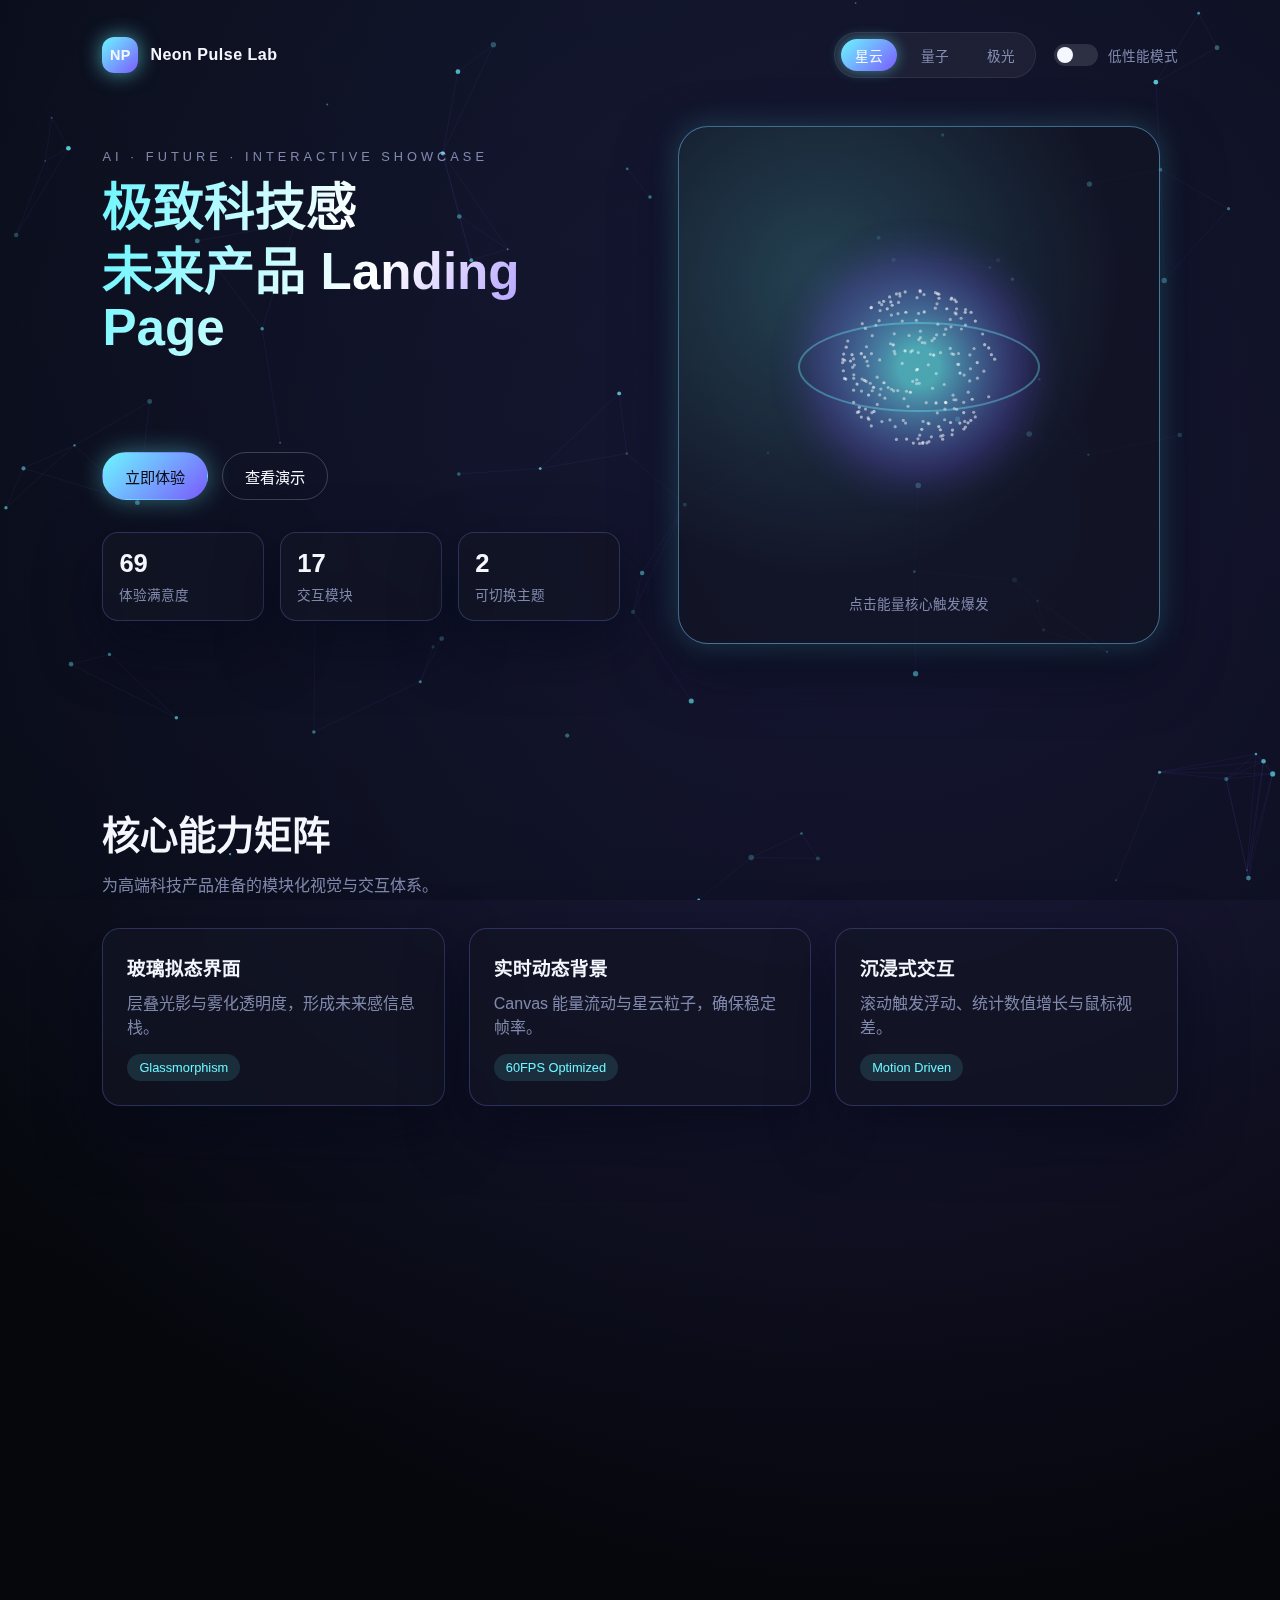
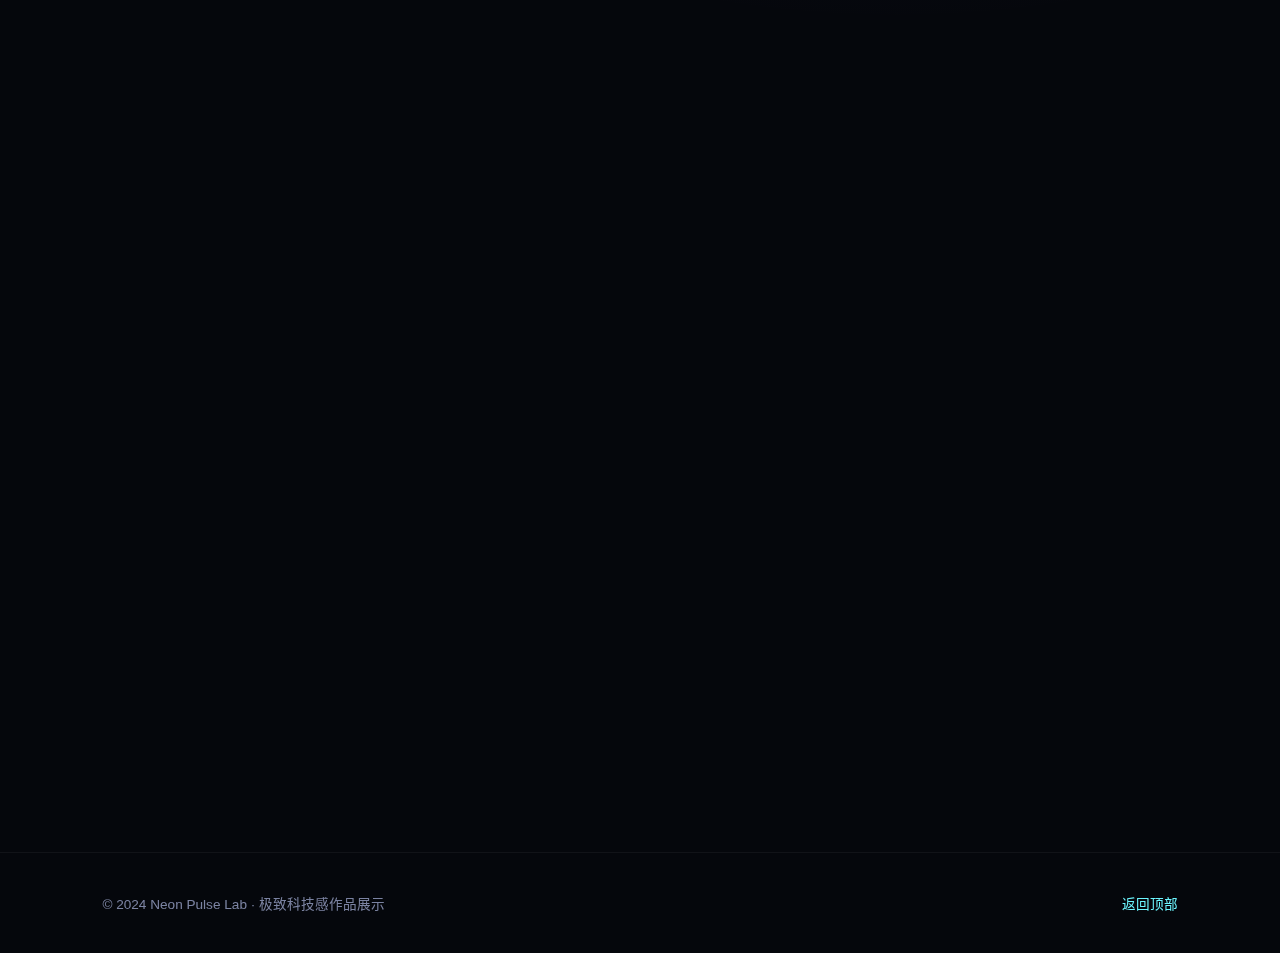
<file: index.html>
<!DOCTYPE html>
<html lang="zh-CN">
  <head>
    <meta charset="UTF-8" />
    <meta name="viewport" content="width=device-width, initial-scale=1.0" />
    <title>Neon Pulse · 未来科技作品展示</title>
    <link rel="stylesheet" href="styles.css" />
  </head>
  <body data-theme="nebula">
    <canvas id="bg-canvas" aria-hidden="true"></canvas>
    <header class="hero" id="top">
      <nav class="nav">
        <div class="brand">
          <span class="brand-mark">NP</span>
          <span>Neon Pulse Lab</span>
        </div>
        <div class="nav-actions">
          <div class="theme-switch" role="group" aria-label="主题切换">
            <button type="button" class="chip is-active" data-theme="nebula">星云</button>
            <button type="button" class="chip" data-theme="quantum">量子</button>
            <button type="button" class="chip" data-theme="aurora">极光</button>
          </div>
          <label class="toggle">
            <input type="checkbox" id="perfToggle" />
            <span class="toggle-track"></span>
            <span class="toggle-label">低性能模式</span>
          </label>
        </div>
      </nav>
      <div class="hero-grid">
        <div class="hero-content">
          <p class="hero-kicker">AI · FUTURE · INTERACTIVE SHOWCASE</p>
          <h1 class="hero-title">
            <span>极致科技感</span>
            <span>未来产品 Landing Page</span>
          </h1>
          <p class="hero-subtitle">
            以霓虹能量为核心的互动实验室，展示你的下一代产品、作品与概念体验。
          </p>
          <div class="hero-actions">
            <button class="primary" type="button">立即体验</button>
            <button class="ghost" type="button">查看演示</button>
          </div>
          <div class="hero-stats">
            <div class="stat-card" data-depth="0.4">
              <p class="stat-value" data-counter data-target="98">0</p>
              <p class="stat-label">体验满意度</p>
            </div>
            <div class="stat-card" data-depth="0.3">
              <p class="stat-value" data-counter data-target="24">0</p>
              <p class="stat-label">交互模块</p>
            </div>
            <div class="stat-card" data-depth="0.2">
              <p class="stat-value" data-counter data-target="3">0</p>
              <p class="stat-label">可切换主题</p>
            </div>
          </div>
        </div>
        <div class="hero-visual" data-depth="0.5">
          <div class="orb-shell">
            <canvas id="core-canvas" width="420" height="420" aria-label="能量核心"></canvas>
            <p class="orb-hint">点击能量核心触发爆发</p>
          </div>
        </div>
      </div>
    </header>

    <main>
      <section class="section reveal" id="capabilities">
        <div class="section-heading">
          <h2>核心能力矩阵</h2>
          <p>为高端科技产品准备的模块化视觉与交互体系。</p>
        </div>
        <div class="card-grid">
          <article class="glow-card" data-depth="0.18">
            <h3>玻璃拟态界面</h3>
            <p>层叠光影与雾化透明度，形成未来感信息栈。</p>
            <span class="tag">Glassmorphism</span>
          </article>
          <article class="glow-card" data-depth="0.2">
            <h3>实时动态背景</h3>
            <p>Canvas 能量流动与星云粒子，确保稳定帧率。</p>
            <span class="tag">60FPS Optimized</span>
          </article>
          <article class="glow-card" data-depth="0.22">
            <h3>沉浸式交互</h3>
            <p>滚动触发浮动、统计数值增长与鼠标视差。</p>
            <span class="tag">Motion Driven</span>
          </article>
        </div>
      </section>

      <section class="section highlight reveal" id="modules">
        <div class="section-heading">
          <h2>技术体验模块</h2>
          <p>展示你的产品核心价值，让观众感受未来。</p>
        </div>
        <div class="module-grid">
          <div class="module-card glow-card" data-depth="0.16">
            <h4>AI 模型展示舱</h4>
            <p>突出模型能力、推理速度、稳定性与行业应用场景。</p>
            <ul>
              <li>低延迟交互</li>
              <li>实时可视化指标</li>
              <li>多模态演示</li>
            </ul>
          </div>
          <div class="module-card glow-card" data-depth="0.12">
            <h4>能量驱动仪表盘</h4>
            <p>用数值、进度与状态环呈现系统状态。</p>
            <div class="progress">
              <span>系统稳定性</span>
              <div class="progress-bar"><span style="width: 92%"></span></div>
            </div>
            <div class="progress">
              <span>计算负载</span>
              <div class="progress-bar"><span style="width: 68%"></span></div>
            </div>
          </div>
          <div class="module-card glow-card" data-depth="0.14">
            <h4>未来体验指引</h4>
            <p>通过触感反馈、能量波纹与视差引导用户探索。</p>
            <button class="ghost" type="button">进入交互空间</button>
          </div>
        </div>
      </section>

      <section class="section reveal" id="timeline">
        <div class="section-heading">
          <h2>进化节奏</h2>
          <p>从概念到落地的未来科技路线。</p>
        </div>
        <div class="timeline">
          <div class="timeline-item">
            <span class="pulse"></span>
            <div>
              <h5>探索期</h5>
              <p>沉浸式品牌叙事与动态视觉策略设计。</p>
            </div>
          </div>
          <div class="timeline-item">
            <span class="pulse"></span>
            <div>
              <h5>构建期</h5>
              <p>核心交互模块、能量核心与数据仪表盘。</p>
            </div>
          </div>
          <div class="timeline-item">
            <span class="pulse"></span>
            <div>
              <h5>发布期</h5>
              <p>面向发布会与作品集的高阶视觉呈现。</p>
            </div>
          </div>
        </div>
      </section>

      <section class="section call-to-action reveal" id="contact">
        <div>
          <h2>准备好让你的作品站在未来</h2>
          <p>将品牌故事与科技感打包为一次视觉冲击。</p>
        </div>
        <button class="primary" type="button">启动未来计划</button>
      </section>
    </main>

    <footer class="footer">
      <p>© 2024 Neon Pulse Lab · 极致科技感作品展示</p>
      <a href="#top">返回顶部</a>
    </footer>

    <script src="script.js"></script>
  </body>
</html>
</file>
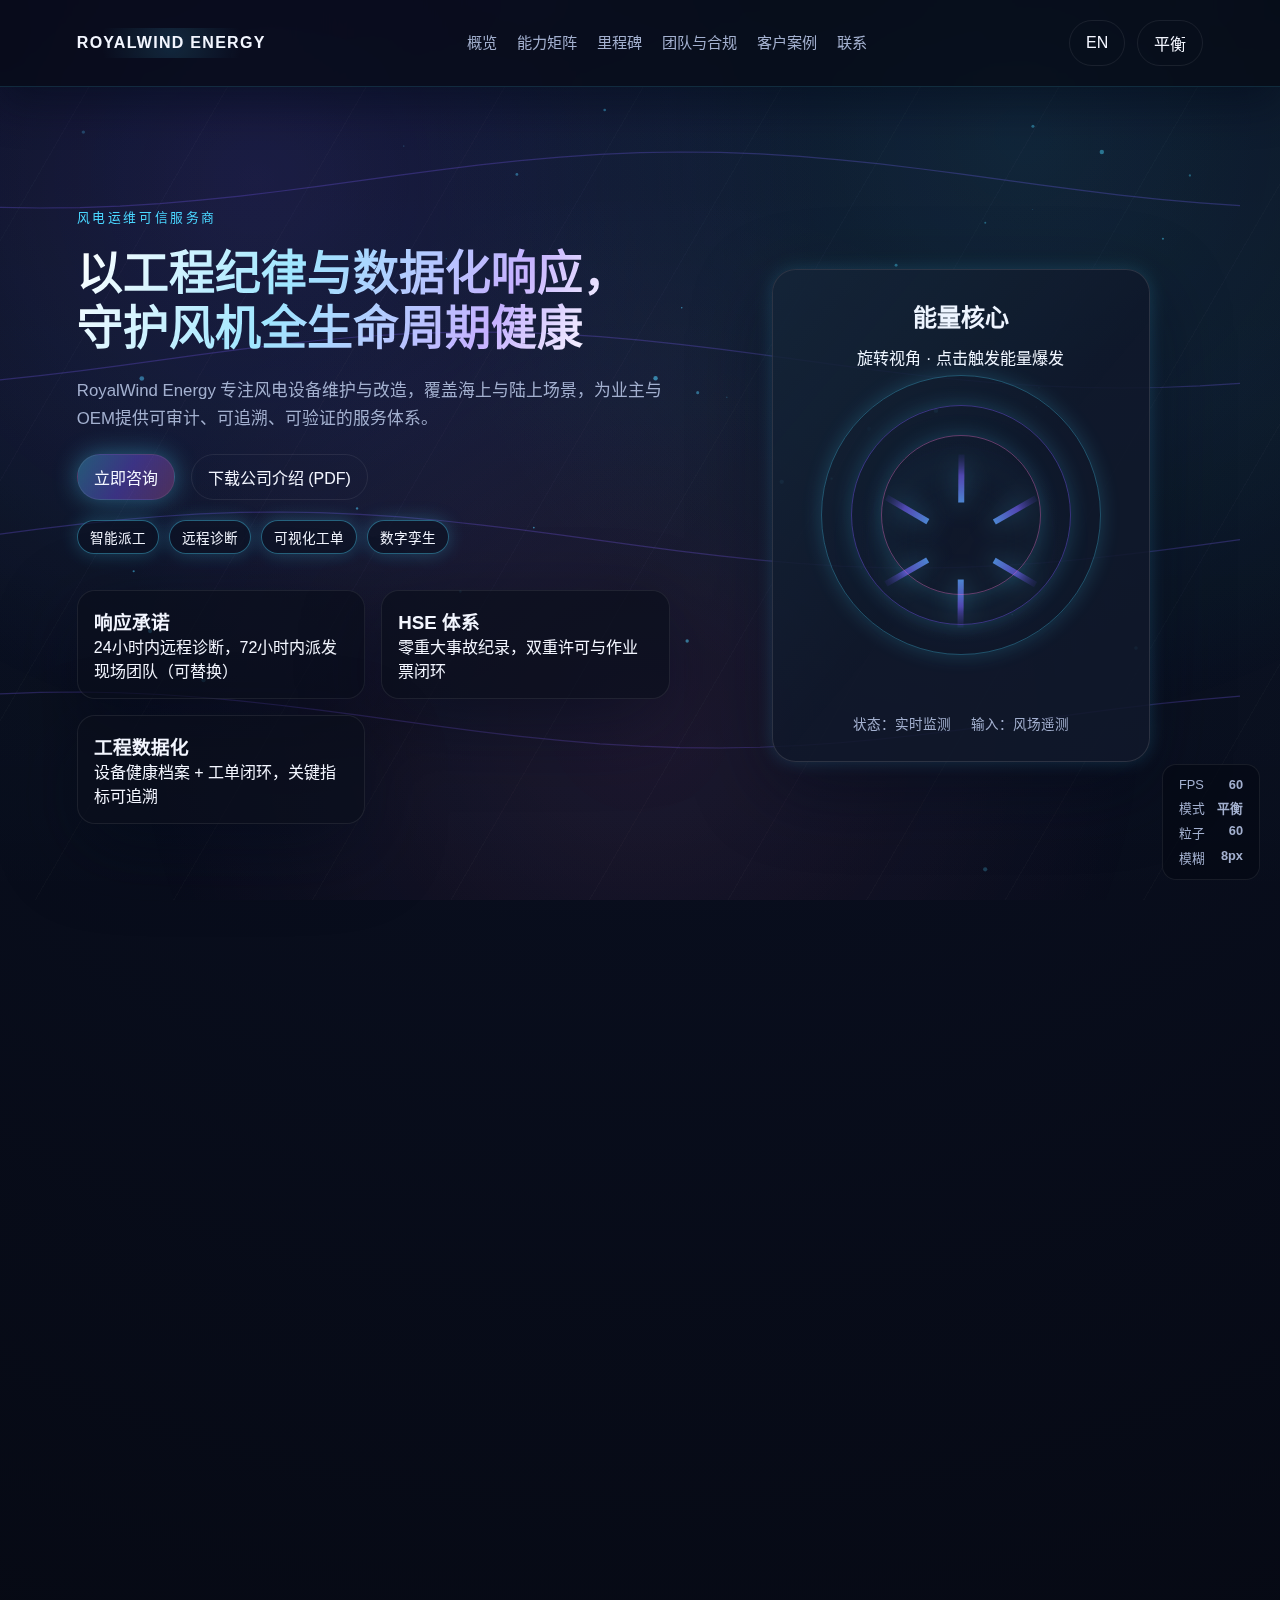
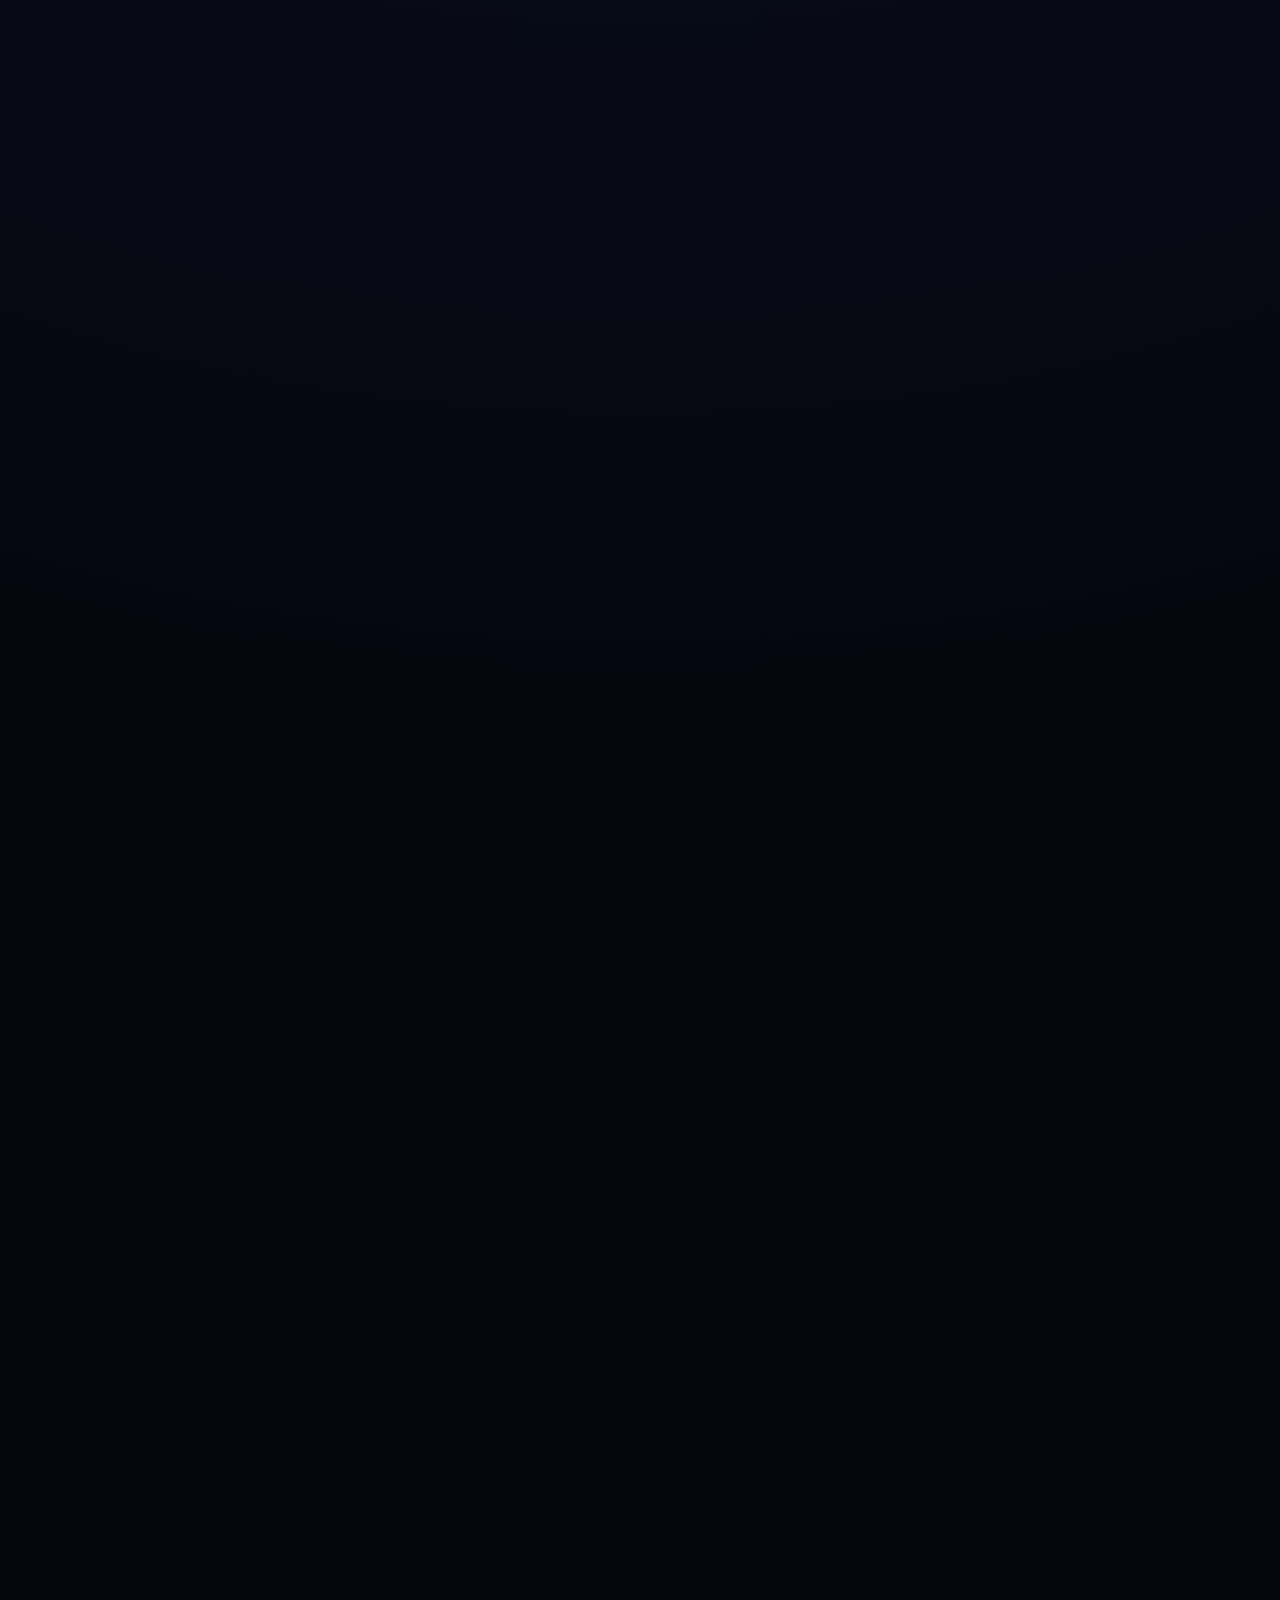
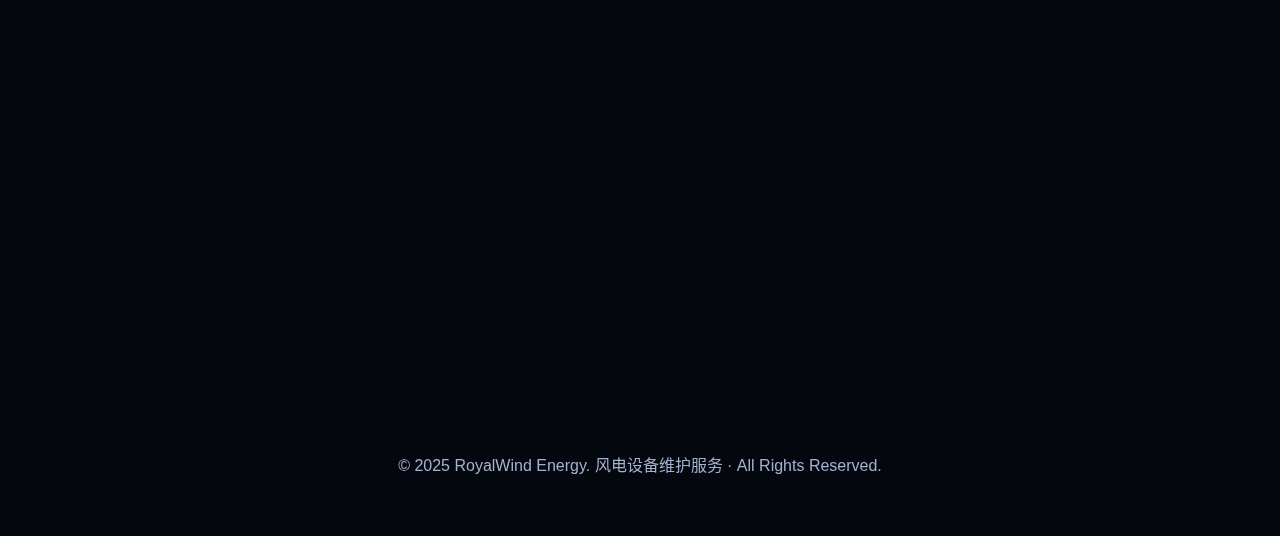
<file: about/index.html>
<!DOCTYPE html>
<html lang="zh-CN">
<head>
  <meta charset="UTF-8" />
  <meta name="viewport" content="width=device-width, initial-scale=1.0" />
  <title>关于我们 · RoyalWind Energy</title>
  <link rel="stylesheet" href="styles.css" />
</head>
<body class="state-idle" data-mode="balanced">
  <div class="bg-layer">
    <canvas id="bg-canvas"></canvas>
    <canvas id="flow-canvas"></canvas>
  </div>

  <header class="site-header">
    <div class="brand">RoyalWind Energy</div>
    <nav class="nav">
      <a href="#overview" data-i18n="nav.overview">概览</a>
      <a href="#capability" data-i18n="nav.capability">能力矩阵</a>
      <a href="#timeline" data-i18n="nav.timeline">里程碑</a>
      <a href="#team" data-i18n="nav.team">团队与合规</a>
      <a href="#clients" data-i18n="nav.clients">客户案例</a>
      <a href="#contact" data-i18n="nav.contact">联系</a>
    </nav>
    <div class="header-actions">
      <button class="ghost" id="lang-toggle">EN</button>
      <button class="ghost" id="mode-toggle">实验</button>
    </div>
  </header>

  <main>
    <section class="hero" id="overview">
      <div class="hero-content">
        <p class="eyebrow" data-i18n="hero.eyebrow">风电运维可信服务商</p>
        <h1 data-i18n="hero.title">以工程纪律与数据化响应，守护风机全生命周期健康</h1>
        <p class="lead" data-i18n="hero.subtitle">
          RoyalWind Energy 专注风电设备维护与改造，覆盖海上与陆上场景，为业主与OEM提供可审计、可追溯、可验证的服务体系。
        </p>
        <div class="hero-actions">
          <button class="primary" data-i18n="hero.cta">立即咨询</button>
          <button class="ghost" data-i18n="hero.download">下载公司介绍 (PDF)</button>
        </div>
        <div class="hero-signals">
          <span class="signal-pill">智能派工</span>
          <span class="signal-pill">远程诊断</span>
          <span class="signal-pill">可视化工单</span>
          <span class="signal-pill">数字孪生</span>
        </div>
        <div class="hero-advantages">
          <div class="adv-card" data-tilt>
            <h3 data-i18n="hero.adv1.title">响应承诺</h3>
            <p data-i18n="hero.adv1.desc">24小时内远程诊断，72小时内派发现场团队（可替换）</p>
          </div>
          <div class="adv-card" data-tilt>
            <h3 data-i18n="hero.adv2.title">HSE 体系</h3>
            <p data-i18n="hero.adv2.desc">零重大事故纪录，双重许可与作业票闭环</p>
          </div>
          <div class="adv-card" data-tilt>
            <h3 data-i18n="hero.adv3.title">工程数据化</h3>
            <p data-i18n="hero.adv3.desc">设备健康档案 + 工单闭环，关键指标可追溯</p>
          </div>
        </div>
      </div>
      <div class="hero-visual">
        <div class="energy-card">
          <h2 data-i18n="core.title">能量核心</h2>
          <p data-i18n="core.subtitle">旋转视角 · 点击触发能量爆发</p>
          <div class="energy-rings" aria-hidden="true">
            <span></span>
            <span></span>
            <span></span>
          </div>
          <canvas id="core-canvas" width="360" height="360"></canvas>
          <div class="core-meta">
            <span data-i18n="core.meta1">状态：实时监测</span>
            <span data-i18n="core.meta2">输入：风场遥测</span>
          </div>
        </div>
      </div>
    </section>

    <section class="section reveal" id="capability">
      <div class="section-title">
        <h2 data-i18n="capability.title">能力矩阵</h2>
        <p data-i18n="capability.subtitle">服务类型 × 场景 × 响应机制</p>
      </div>
      <div class="matrix">
        <div class="matrix-row header">
          <div data-i18n="capability.col1">服务类型</div>
          <div data-i18n="capability.col2">场景</div>
          <div data-i18n="capability.col3">响应机制</div>
          <div data-i18n="capability.col4">工具与能力</div>
        </div>
        <div class="matrix-row">
          <div data-i18n="capability.row1.type">机组例行维护</div>
          <div data-i18n="capability.row1.scene">陆上/海上全容量风场</div>
          <div data-i18n="capability.row1.response">7×24 值守 + 预检清单</div>
          <div data-i18n="capability.row1.tools">扭矩工具、液压拉伸、主控诊断</div>
        </div>
        <div class="matrix-row">
          <div data-i18n="capability.row2.type">主部件维修</div>
          <div data-i18n="capability.row2.scene">齿轮箱、主轴、叶片</div>
          <div data-i18n="capability.row2.response">专家级评估 + 备件联动</div>
          <div data-i18n="capability.row2.tools">无损检测、振动分析、吊装协调</div>
        </div>
        <div class="matrix-row">
          <div data-i18n="capability.row3.type">性能提升改造</div>
          <div data-i18n="capability.row3.scene">控制策略升级、功率曲线修正</div>
          <div data-i18n="capability.row3.response">远程调参 + 效果验证</div>
          <div data-i18n="capability.row3.tools">数据建模、SCADA 接口</div>
        </div>
        <div class="matrix-row">
          <div data-i18n="capability.row4.type">专项安全检查</div>
          <div data-i18n="capability.row4.scene">大风季、台风季、冰冻季</div>
          <div data-i18n="capability.row4.response">专项巡检 + 风险闭环</div>
          <div data-i18n="capability.row4.tools">高空救援、LOTO 管控</div>
        </div>
      </div>
    </section>

    <section class="section data-section reveal" id="metrics">
      <div class="section-title">
        <h2 data-i18n="metrics.title">关键指标（可替换）</h2>
        <p data-i18n="metrics.subtitle">让可信度落在数字上</p>
      </div>
      <div class="metrics">
        <div class="metric-card" data-tilt>
          <div class="metric-value" data-count="520" data-suffix="+">0</div>
          <p data-i18n="metrics.item1">年度作业工单</p>
        </div>
        <div class="metric-card" data-tilt>
          <div class="metric-value" data-count="18" data-suffix="省">0</div>
          <p data-i18n="metrics.item2">覆盖省份/海域</p>
        </div>
        <div class="metric-card" data-tilt>
          <div class="metric-value" data-count="96" data-suffix="%">0</div>
          <p data-i18n="metrics.item3">首访解决率</p>
        </div>
        <div class="metric-card" data-tilt>
          <div class="metric-value" data-count="240" data-suffix="h">0</div>
          <p data-i18n="metrics.item4">平均故障闭环</p>
        </div>
      </div>
    </section>

    <section class="section timeline reveal" id="timeline">
      <div class="section-title">
        <h2 data-i18n="timeline.title">里程碑</h2>
        <p data-i18n="timeline.subtitle">以工程积累验证可信度</p>
      </div>
      <div class="timeline-track">
        <div class="timeline-item">
          <span>2014</span>
          <p data-i18n="timeline.item1">公司成立，建立风电运维人才库</p>
        </div>
        <div class="timeline-item">
          <span>2018</span>
          <p data-i18n="timeline.item2">完成首个海上风场整场维保</p>
        </div>
        <div class="timeline-item">
          <span>2021</span>
          <p data-i18n="timeline.item3">引入数字工单与远程诊断体系</p>
        </div>
        <div class="timeline-item">
          <span>2024</span>
          <p data-i18n="timeline.item4">完成跨区域应急响应网络布局</p>
        </div>
      </div>
    </section>

    <section class="section reveal" id="team">
      <div class="section-title">
        <h2 data-i18n="team.title">团队与安全合规</h2>
        <p data-i18n="team.subtitle">工程师文化 + HSE 纪律</p>
      </div>
      <div class="grid two">
        <div class="glass-card">
          <h3 data-i18n="team.card1.title">团队画像</h3>
          <ul>
            <li data-i18n="team.card1.item1">核心工程师平均从业 8 年</li>
            <li data-i18n="team.card1.item2">具备高空作业、海上作业双资质</li>
            <li data-i18n="team.card1.item3">典型工种覆盖机械、电气、控制、复材</li>
          </ul>
        </div>
        <div class="glass-card">
          <h3 data-i18n="team.card2.title">安全与质量</h3>
          <ul>
            <li data-i18n="team.card2.item1">HSE 管理体系 + LOTO 流程</li>
            <li data-i18n="team.card2.item2">ISO 9001/14001/45001 体系对标</li>
            <li data-i18n="team.card2.item3">作业前风险评估 + 复盘闭环</li>
          </ul>
        </div>
      </div>
    </section>

    <section class="section reveal" id="clients">
      <div class="section-title">
        <h2 data-i18n="clients.title">客户与项目案例（匿名示例）</h2>
        <p data-i18n="clients.subtitle">可替换为真实客户</p>
      </div>
      <div class="grid three">
        <article class="case-card" data-tilt>
          <h3 data-i18n="clients.case1.title">华北某 300MW 陆上风场</h3>
          <p data-i18n="clients.case1.desc">年度计划检修 + 响应式故障处理，减少停机 18%</p>
          <span data-i18n="clients.case1.tag">维护与改造</span>
        </article>
        <article class="case-card" data-tilt>
          <h3 data-i18n="clients.case2.title">沿海 200MW 海上风场</h3>
          <p data-i18n="clients.case2.desc">台风季专项巡检，建立叶片健康档案</p>
          <span data-i18n="clients.case2.tag">海上专项</span>
        </article>
        <article class="case-card" data-tilt>
          <h3 data-i18n="clients.case3.title">西北高寒风场集群</h3>
          <p data-i18n="clients.case3.desc">低温工况优化与零部件寿命评估</p>
          <span data-i18n="clients.case3.tag">性能提升</span>
        </article>
      </div>
    </section>

    <section class="section cta reveal" id="contact">
      <div>
        <h2 data-i18n="contact.title">准备好提升风场可用率了吗？</h2>
        <p data-i18n="contact.subtitle">留下需求，我们将在 24 小时内响应。</p>
      </div>
      <div class="cta-actions">
        <button class="primary" data-i18n="contact.cta">预约咨询</button>
        <button class="ghost" data-i18n="contact.download">下载公司介绍</button>
      </div>
      <div class="contact-info">
        <div>
          <span data-i18n="contact.email.label">邮箱</span>
          <strong>info@royalwind-energy.com</strong>
        </div>
        <div>
          <span data-i18n="contact.phone.label">电话</span>
          <strong>+86 400 000 0000</strong>
        </div>
        <div>
          <span data-i18n="contact.region.label">服务区域</span>
          <strong data-i18n="contact.region.value">中国沿海与内陆风场</strong>
        </div>
      </div>
    </section>
  </main>

  <footer class="footer">
    <p data-i18n="footer.copy">© 2025 RoyalWind Energy. 风电设备维护服务 · All Rights Reserved.</p>
  </footer>

  <aside class="perf-panel">
    <div class="perf-row">
      <span>FPS</span>
      <strong id="fps">--</strong>
    </div>
    <div class="perf-row">
      <span data-i18n="perf.mode">模式</span>
      <strong id="mode">Balanced</strong>
    </div>
    <div class="perf-row">
      <span data-i18n="perf.particles">粒子</span>
      <strong id="particles">--</strong>
    </div>
    <div class="perf-row">
      <span data-i18n="perf.blur">模糊</span>
      <strong id="blur">--</strong>
    </div>
  </aside>

  <script type="module" src="js/main.js"></script>
</body>
</html>
</file>
<file: styles.css>
:root {
  color-scheme: dark;
  font-family: "Inter", "Noto Sans", "PingFang SC", "Microsoft YaHei", sans-serif;
  --bg: #05070c;
  --bg-alt: #0c0f1c;
  --surface: rgba(17, 21, 36, 0.68);
  --surface-strong: rgba(22, 28, 48, 0.82);
  --text: #f5f7ff;
  --muted: rgba(197, 208, 255, 0.62);
  --accent: #6cf6ff;
  --accent-strong: #7b5bff;
  --accent-soft: rgba(108, 246, 255, 0.2);
  --border: rgba(122, 142, 255, 0.25);
  --shadow: 0 24px 60px rgba(3, 8, 24, 0.6);
}

* {
  box-sizing: border-box;
  margin: 0;
  padding: 0;
}

body {
  background: radial-gradient(circle at top, rgba(52, 68, 120, 0.25), transparent 55%),
    radial-gradient(circle at 70% 20%, rgba(123, 91, 255, 0.2), transparent 50%),
    var(--bg);
  color: var(--text);
  min-height: 100vh;
  overflow-x: hidden;
}

body.low-performance * {
  scroll-behavior: auto;
}

#bg-canvas {
  position: fixed;
  inset: 0;
  width: 100%;
  height: 100%;
  z-index: -1;
  pointer-events: none;
}

.hero {
  padding: 32px 8vw 80px;
}

.nav {
  display: flex;
  justify-content: space-between;
  align-items: center;
  gap: 24px;
  margin-bottom: 48px;
}

.brand {
  display: flex;
  align-items: center;
  gap: 12px;
  font-weight: 600;
  letter-spacing: 0.5px;
}

.brand-mark {
  width: 36px;
  height: 36px;
  display: grid;
  place-items: center;
  border-radius: 12px;
  background: linear-gradient(135deg, var(--accent), var(--accent-strong));
  box-shadow: 0 0 20px rgba(108, 246, 255, 0.6);
  font-size: 0.9rem;
}

.nav-actions {
  display: flex;
  align-items: center;
  gap: 18px;
  flex-wrap: wrap;
  justify-content: flex-end;
}

.theme-switch {
  display: flex;
  gap: 10px;
  padding: 6px;
  border-radius: 999px;
  background: rgba(255, 255, 255, 0.05);
  border: 1px solid rgba(255, 255, 255, 0.08);
}

.chip {
  border: none;
  background: transparent;
  color: var(--muted);
  padding: 6px 14px;
  border-radius: 999px;
  cursor: pointer;
  font-size: 0.85rem;
  transition: all 0.3s ease;
}

.chip.is-active {
  color: var(--text);
  background: linear-gradient(135deg, var(--accent), var(--accent-strong));
  box-shadow: 0 0 14px rgba(108, 246, 255, 0.45);
}

.toggle {
  display: flex;
  align-items: center;
  gap: 10px;
  font-size: 0.85rem;
  color: var(--muted);
}

.toggle input {
  display: none;
}

.toggle-track {
  width: 44px;
  height: 22px;
  background: rgba(255, 255, 255, 0.12);
  border-radius: 999px;
  position: relative;
  transition: background 0.3s ease;
}

.toggle-track::after {
  content: "";
  position: absolute;
  top: 3px;
  left: 3px;
  width: 16px;
  height: 16px;
  border-radius: 50%;
  background: var(--text);
  transition: transform 0.3s ease;
}

.toggle input:checked + .toggle-track {
  background: linear-gradient(135deg, var(--accent), var(--accent-strong));
}

.toggle input:checked + .toggle-track::after {
  transform: translateX(22px);
}

.toggle-label {
  white-space: nowrap;
}

.hero-grid {
  display: grid;
  grid-template-columns: repeat(auto-fit, minmax(280px, 1fr));
  gap: 40px;
  align-items: center;
}

.hero-content {
  max-width: 600px;
}

.hero-kicker {
  font-size: 0.8rem;
  letter-spacing: 4px;
  text-transform: uppercase;
  color: var(--muted);
  margin-bottom: 16px;
}

.hero-title {
  font-size: clamp(2.6rem, 4vw, 3.8rem);
  line-height: 1.1;
  display: flex;
  flex-direction: column;
  gap: 8px;
  margin-bottom: 20px;
}

.hero-title span {
  background: linear-gradient(120deg, var(--accent), #ffffff, var(--accent-strong));
  -webkit-background-clip: text;
  color: transparent;
  animation: glowFlow 6s ease-in-out infinite;
}

.hero-subtitle {
  color: var(--muted);
  font-size: 1.05rem;
  margin-bottom: 28px;
  opacity: 0;
  animation: fadeUp 1.2s ease forwards;
  animation-delay: 0.4s;
}

.hero-actions {
  display: flex;
  gap: 14px;
  margin-bottom: 32px;
}

.primary,
.ghost {
  padding: 12px 22px;
  border-radius: 999px;
  border: 1px solid transparent;
  font-size: 0.95rem;
  cursor: pointer;
  position: relative;
  overflow: hidden;
  transition: transform 0.3s ease, box-shadow 0.3s ease;
}

.primary {
  background: linear-gradient(135deg, var(--accent), var(--accent-strong));
  color: #0a0b12;
  box-shadow: 0 0 24px rgba(108, 246, 255, 0.4);
}

.primary::after,
.ghost::after {
  content: "";
  position: absolute;
  inset: 0;
  border-radius: inherit;
  background: radial-gradient(circle at var(--ripple-x, 50%) var(--ripple-y, 50%), rgba(255, 255, 255, 0.5), transparent 60%);
  opacity: 0;
  transition: opacity 0.3s ease;
}

.primary:hover,
.ghost:hover {
  transform: translateY(-2px) scale(1.02);
}

.primary:hover::after,
.ghost:hover::after {
  opacity: 0.6;
}

.ghost {
  background: transparent;
  border: 1px solid rgba(255, 255, 255, 0.2);
  color: var(--text);
}

.hero-stats {
  display: grid;
  grid-template-columns: repeat(auto-fit, minmax(140px, 1fr));
  gap: 16px;
}

.stat-card {
  padding: 16px;
  border-radius: 16px;
  background: var(--surface);
  border: 1px solid var(--border);
  box-shadow: var(--shadow);
  backdrop-filter: blur(14px);
}

.stat-value {
  font-size: 1.6rem;
  font-weight: 600;
  margin-bottom: 6px;
}

.stat-label {
  color: var(--muted);
  font-size: 0.85rem;
}

.hero-visual {
  display: flex;
  justify-content: center;
}

.orb-shell {
  background: radial-gradient(circle at 30% 30%, rgba(108, 246, 255, 0.2), transparent 60%),
    var(--surface);
  padding: 30px;
  border-radius: 30px;
  border: 1px solid var(--border);
  box-shadow: var(--shadow);
  text-align: center;
  position: relative;
}

.orb-shell::before {
  content: "";
  position: absolute;
  inset: -1px;
  border-radius: inherit;
  border: 1px solid rgba(108, 246, 255, 0.3);
  box-shadow: 0 0 30px rgba(108, 246, 255, 0.2);
  pointer-events: none;
}

.orb-hint {
  margin-top: 12px;
  font-size: 0.85rem;
  color: var(--muted);
}

.section {
  padding: 80px 8vw;
}

.section-heading h2 {
  font-size: clamp(2rem, 3vw, 2.6rem);
  margin-bottom: 12px;
}

.section-heading p {
  color: var(--muted);
  margin-bottom: 32px;
}

.card-grid,
.module-grid {
  display: grid;
  grid-template-columns: repeat(auto-fit, minmax(240px, 1fr));
  gap: 24px;
}

.glow-card {
  position: relative;
  padding: 24px;
  border-radius: 18px;
  background: var(--surface);
  border: 1px solid var(--border);
  box-shadow: var(--shadow);
  backdrop-filter: blur(18px);
  overflow: hidden;
  transition: transform 0.35s ease, border-color 0.35s ease;
}

.glow-card::before {
  content: "";
  position: absolute;
  inset: 0;
  background: radial-gradient(circle at var(--glow-x, 50%) var(--glow-y, 50%), rgba(108, 246, 255, 0.2), transparent 55%);
  opacity: 0;
  transition: opacity 0.35s ease;
}

.glow-card:hover {
  transform: translateY(-6px);
  border-color: rgba(108, 246, 255, 0.45);
}

.glow-card:hover::before {
  opacity: 1;
}

.glow-card h3,
.glow-card h4 {
  margin-bottom: 10px;
}

.glow-card p {
  color: var(--muted);
  margin-bottom: 16px;
}

.tag {
  display: inline-block;
  padding: 6px 12px;
  border-radius: 999px;
  background: rgba(108, 246, 255, 0.12);
  color: var(--accent);
  font-size: 0.8rem;
}

.highlight {
  background: var(--bg-alt);
  border-top: 1px solid rgba(255, 255, 255, 0.05);
  border-bottom: 1px solid rgba(255, 255, 255, 0.05);
}

.module-card ul {
  list-style: none;
  display: grid;
  gap: 10px;
  color: var(--muted);
  margin: 16px 0;
}

.module-card ul li::before {
  content: "✦";
  margin-right: 8px;
  color: var(--accent);
}

.progress {
  margin-top: 12px;
  display: grid;
  gap: 8px;
  color: var(--muted);
}

.progress-bar {
  height: 6px;
  background: rgba(255, 255, 255, 0.08);
  border-radius: 999px;
  overflow: hidden;
}

.progress-bar span {
  display: block;
  height: 100%;
  background: linear-gradient(90deg, var(--accent), var(--accent-strong));
  border-radius: inherit;
  box-shadow: 0 0 12px rgba(108, 246, 255, 0.5);
}

.timeline {
  display: grid;
  gap: 18px;
}

.timeline-item {
  display: flex;
  gap: 16px;
  align-items: flex-start;
  padding: 18px 20px;
  border-radius: 16px;
  background: var(--surface);
  border: 1px solid var(--border);
  box-shadow: var(--shadow);
}

.pulse {
  width: 12px;
  height: 12px;
  border-radius: 50%;
  background: var(--accent);
  box-shadow: 0 0 14px rgba(108, 246, 255, 0.8);
  margin-top: 6px;
}

.call-to-action {
  display: flex;
  justify-content: space-between;
  align-items: center;
  gap: 24px;
  padding: 50px 60px;
  border-radius: 24px;
  background: linear-gradient(120deg, rgba(108, 246, 255, 0.12), rgba(123, 91, 255, 0.16));
  border: 1px solid rgba(108, 246, 255, 0.3);
  box-shadow: var(--shadow);
}

.footer {
  padding: 40px 8vw;
  display: flex;
  justify-content: space-between;
  align-items: center;
  color: var(--muted);
  font-size: 0.85rem;
  border-top: 1px solid rgba(255, 255, 255, 0.05);
}

.footer a {
  color: var(--accent);
  text-decoration: none;
}

.reveal {
  opacity: 0;
  transform: translateY(30px);
  transition: opacity 0.8s ease, transform 0.8s ease;
}

.reveal.is-visible {
  opacity: 1;
  transform: translateY(0);
}

@keyframes glowFlow {
  0%,
  100% {
    filter: drop-shadow(0 0 10px rgba(108, 246, 255, 0.4));
  }
  50% {
    filter: drop-shadow(0 0 24px rgba(123, 91, 255, 0.9));
  }
}

@keyframes fadeUp {
  from {
    opacity: 0;
    transform: translateY(12px);
  }
  to {
    opacity: 1;
    transform: translateY(0);
  }
}

@media (max-width: 900px) {
  .nav {
    flex-direction: column;
    align-items: flex-start;
  }

  .call-to-action {
    flex-direction: column;
    align-items: flex-start;
  }
}

@media (max-width: 720px) {
  .hero-actions {
    flex-direction: column;
    align-items: flex-start;
  }

  .footer {
    flex-direction: column;
    gap: 12px;
    text-align: center;
  }
}
</file>
<file: about/styles.css>
:root {
  color-scheme: dark;
  --bg: #05070f;
  --panel: rgba(10, 14, 28, 0.72);
  --panel-strong: rgba(16, 24, 42, 0.88);
  --line: rgba(255, 255, 255, 0.08);
  --text: #f3f6ff;
  --muted: #a3b0cf;
  --accent: #4ad6ff;
  --accent-2: #7a5cff;
  --accent-3: #ff7ad9;
  --glow: rgba(74, 214, 255, 0.35);
  --radius: 18px;
  --shadow: 0 25px 80px rgba(3, 8, 24, 0.45);
  --transition: 0.25s ease;
}

* {
  box-sizing: border-box;
  margin: 0;
  padding: 0;
}

body {
  font-family: "Segoe UI", "PingFang SC", "Microsoft YaHei", sans-serif;
  background: radial-gradient(circle at top, #0b1226, #05070f 60%);
  color: var(--text);
  min-height: 100vh;
  overflow-x: hidden;
}

body::before,
body::after {
  content: "";
  position: fixed;
  inset: 0;
  z-index: 1;
  pointer-events: none;
}

body::before {
  background-image: linear-gradient(transparent 0%, rgba(74, 214, 255, 0.05) 45%, transparent 100%),
    repeating-linear-gradient(120deg, rgba(255, 255, 255, 0.03) 0 1px, transparent 1px 120px);
  mix-blend-mode: screen;
  opacity: 0.6;
}

body::after {
  background-image: radial-gradient(circle at 20% 20%, rgba(122, 92, 255, 0.18), transparent 45%),
    radial-gradient(circle at 80% 15%, rgba(74, 214, 255, 0.12), transparent 48%),
    radial-gradient(circle at 50% 80%, rgba(255, 122, 217, 0.1), transparent 55%);
  opacity: 0.8;
}

a {
  color: inherit;
  text-decoration: none;
}

button {
  border: none;
  background: transparent;
  color: inherit;
  font: inherit;
  cursor: pointer;
}

.bg-layer {
  position: fixed;
  inset: 0;
  z-index: 0;
}

#bg-canvas,
#flow-canvas {
  position: absolute;
  inset: 0;
  width: 100%;
  height: 100%;
}

#flow-canvas {
  mix-blend-mode: screen;
  opacity: 0.6;
}

.site-header {
  position: sticky;
  top: 0;
  z-index: 4;
  display: flex;
  align-items: center;
  justify-content: space-between;
  padding: 20px 6vw;
  backdrop-filter: blur(18px);
  background: rgba(5, 8, 18, 0.68);
  border-bottom: 1px solid rgba(74, 214, 255, 0.15);
  box-shadow: 0 18px 40px rgba(3, 8, 24, 0.45);
}

.brand {
  font-weight: 600;
  letter-spacing: 0.08em;
  text-transform: uppercase;
  color: var(--text);
  position: relative;
}

.brand::after {
  content: "";
  position: absolute;
  inset: -6px -12px;
  border-radius: 999px;
  background: radial-gradient(circle at center, rgba(74, 214, 255, 0.2), transparent 65%);
  opacity: 0.7;
  z-index: -1;
}

.nav {
  display: flex;
  gap: 20px;
  font-size: 0.95rem;
  color: var(--muted);
}

.nav a {
  position: relative;
  padding-bottom: 4px;
}

.nav a::after {
  content: "";
  position: absolute;
  left: 0;
  bottom: 0;
  width: 100%;
  height: 2px;
  background: linear-gradient(90deg, transparent, var(--accent), transparent);
  opacity: 0;
  transform: scaleX(0.4);
  transition: var(--transition);
}

.nav a:hover {
  color: var(--text);
}

.nav a:hover::after {
  opacity: 1;
  transform: scaleX(1);
}

.header-actions {
  display: flex;
  gap: 12px;
}

.ghost,
.primary {
  padding: 10px 16px;
  border-radius: 999px;
  border: 1px solid var(--line);
  transition: var(--transition);
  position: relative;
  overflow: hidden;
}

.primary {
  background: linear-gradient(120deg, rgba(74, 214, 255, 0.35), rgba(122, 92, 255, 0.4), rgba(255, 122, 217, 0.25));
  box-shadow: 0 0 25px rgba(74, 214, 255, 0.4);
}

.primary:hover,
.ghost:hover {
  border-color: rgba(255, 255, 255, 0.5);
  transform: translateY(-1px);
}

.primary::after {
  content: "";
  position: absolute;
  inset: 0;
  background: linear-gradient(120deg, transparent, rgba(255, 255, 255, 0.35), transparent);
  transform: translateX(-120%);
  transition: transform 0.6s ease;
}

.primary:hover::after {
  transform: translateX(120%);
}

main {
  position: relative;
  z-index: 2;
}

.hero {
  display: grid;
  grid-template-columns: 1.1fr 0.9fr;
  gap: 48px;
  padding: 120px 6vw 80px;
  align-items: center;
}

.hero-content {
  display: flex;
  flex-direction: column;
  gap: 20px;
}

.eyebrow {
  color: var(--accent);
  text-transform: uppercase;
  letter-spacing: 0.2em;
  font-size: 0.8rem;
}

.hero h1 {
  font-size: clamp(2rem, 3.6vw, 3.5rem);
  line-height: 1.2;
  background: linear-gradient(120deg, #ffffff, #9fe6ff 35%, #c5b1ff 70%, #ffffff 90%);
  -webkit-background-clip: text;
  color: transparent;
}

.lead {
  color: var(--muted);
  font-size: 1.05rem;
  line-height: 1.7;
}

.hero-actions {
  display: flex;
  gap: 16px;
  flex-wrap: wrap;
}

.hero-signals {
  display: flex;
  flex-wrap: wrap;
  gap: 10px;
}

.signal-pill {
  padding: 6px 12px;
  border-radius: 999px;
  font-size: 0.85rem;
  color: var(--text);
  border: 1px solid rgba(74, 214, 255, 0.4);
  background: rgba(12, 18, 35, 0.65);
  box-shadow: 0 0 18px rgba(74, 214, 255, 0.25);
}

.hero-advantages {
  display: grid;
  grid-template-columns: repeat(auto-fit, minmax(200px, 1fr));
  gap: 16px;
  margin-top: 16px;
}

.adv-card {
  padding: 16px;
  border-radius: var(--radius);
  background: var(--panel);
  border: 1px solid var(--line);
  box-shadow: var(--shadow);
  transition: transform 0.3s ease, box-shadow 0.3s ease;
}

.adv-card:hover {
  transform: translateY(-6px);
  box-shadow: 0 0 30px rgba(74, 214, 255, 0.25), var(--shadow);
}

.hero-visual {
  display: flex;
  justify-content: center;
}

.energy-card {
  padding: 28px;
  border-radius: 24px;
  background: var(--panel-strong);
  border: 1px solid rgba(255, 255, 255, 0.12);
  box-shadow: 0 0 35px rgba(74, 214, 255, 0.2), 0 0 80px rgba(122, 92, 255, 0.2), var(--shadow);
  display: flex;
  flex-direction: column;
  gap: 12px;
  align-items: center;
  position: relative;
  overflow: hidden;
}

#core-canvas {
  width: 320px;
  height: 320px;
}

.energy-card::before {
  content: "";
  position: absolute;
  inset: 0;
  background: linear-gradient(130deg, rgba(74, 214, 255, 0.08), transparent 55%);
  opacity: 0.8;
}

.energy-rings {
  position: absolute;
  inset: 0;
  display: grid;
  place-items: center;
  pointer-events: none;
}

.energy-rings span {
  position: absolute;
  width: 280px;
  height: 280px;
  border-radius: 50%;
  border: 1px solid rgba(74, 214, 255, 0.3);
  box-shadow: 0 0 20px rgba(74, 214, 255, 0.2);
  animation: ringPulse 6s ease-in-out infinite;
}

.energy-rings span:nth-child(2) {
  width: 220px;
  height: 220px;
  border-color: rgba(122, 92, 255, 0.4);
  animation-delay: 1.2s;
}

.energy-rings span:nth-child(3) {
  width: 160px;
  height: 160px;
  border-color: rgba(255, 122, 217, 0.35);
  animation-delay: 2.4s;
}

.core-meta {
  display: flex;
  gap: 20px;
  font-size: 0.85rem;
  color: var(--muted);
}

.section {
  padding: 80px 6vw;
}

.section-title {
  margin-bottom: 32px;
}

.section-title h2 {
  font-size: clamp(1.6rem, 2.4vw, 2.6rem);
}

.section-title p {
  color: var(--muted);
  margin-top: 8px;
}

.matrix {
  display: grid;
  gap: 12px;
}

.matrix-row {
  display: grid;
  grid-template-columns: 1.1fr 1.2fr 1.2fr 1.1fr;
  gap: 12px;
  padding: 16px;
  border-radius: var(--radius);
  background: var(--panel);
  border: 1px solid var(--line);
  transition: transform 0.3s ease, box-shadow 0.3s ease;
}

.matrix-row:hover {
  transform: translateY(-4px);
  box-shadow: 0 0 24px rgba(74, 214, 255, 0.18);
}

.matrix-row.header {
  background: rgba(74, 214, 255, 0.08);
  color: var(--accent);
  font-weight: 600;
}

.data-section {
  background: linear-gradient(180deg, rgba(6, 12, 26, 0.8), rgba(6, 10, 20, 0.4));
}

.metrics {
  display: grid;
  grid-template-columns: repeat(auto-fit, minmax(180px, 1fr));
  gap: 20px;
}

.metric-card {
  padding: 20px;
  border-radius: var(--radius);
  background: var(--panel);
  border: 1px solid var(--line);
  text-align: center;
  box-shadow: 0 0 20px rgba(74, 214, 255, 0.12);
}

.metric-value {
  font-size: 2.2rem;
  font-weight: 600;
  color: var(--accent);
  text-shadow: 0 0 18px var(--glow);
}

.timeline-track {
  display: grid;
  gap: 18px;
}

.timeline-item {
  padding: 18px 20px;
  border-radius: var(--radius);
  border: 1px solid var(--line);
  background: var(--panel);
  display: grid;
  grid-template-columns: 80px 1fr;
  gap: 16px;
  position: relative;
  overflow: hidden;
}

.timeline-item span {
  color: var(--accent);
  font-weight: 600;
}

.timeline-item::after {
  content: "";
  position: absolute;
  inset: 0;
  background: linear-gradient(90deg, transparent, rgba(74, 214, 255, 0.08), transparent);
  opacity: 0;
  transition: opacity 0.3s ease;
}

.timeline-item:hover::after {
  opacity: 1;
}

.grid {
  display: grid;
  gap: 20px;
}

.grid.two {
  grid-template-columns: repeat(auto-fit, minmax(260px, 1fr));
}

.grid.three {
  grid-template-columns: repeat(auto-fit, minmax(240px, 1fr));
}

.glass-card,
.case-card {
  padding: 20px;
  border-radius: var(--radius);
  background: var(--panel);
  border: 1px solid var(--line);
  box-shadow: var(--shadow);
  transition: transform 0.3s ease, box-shadow 0.3s ease;
}

.glass-card:hover,
.case-card:hover {
  transform: translateY(-6px);
  box-shadow: 0 0 30px rgba(74, 214, 255, 0.2), var(--shadow);
}

.case-card span {
  display: inline-block;
  margin-top: 12px;
  color: var(--accent);
}

.cta {
  border-top: 1px solid var(--line);
  border-bottom: 1px solid var(--line);
  display: grid;
  gap: 24px;
  position: relative;
  overflow: hidden;
}

.cta::after {
  content: "";
  position: absolute;
  inset: 0;
  background: radial-gradient(circle at center, rgba(74, 214, 255, 0.12), transparent 70%);
  opacity: 0.8;
  pointer-events: none;
}

.cta-actions {
  display: flex;
  gap: 16px;
  flex-wrap: wrap;
}

.contact-info {
  display: grid;
  grid-template-columns: repeat(auto-fit, minmax(200px, 1fr));
  gap: 12px;
  color: var(--muted);
}

.footer {
  padding: 30px 6vw 60px;
  text-align: center;
  color: var(--muted);
}

.reveal {
  opacity: 0;
  transform: translateY(18px);
  transition: 0.6s ease;
}

.reveal.visible {
  opacity: 1;
  transform: translateY(0);
}

.perf-panel {
  position: fixed;
  right: 20px;
  bottom: 20px;
  padding: 12px 16px;
  border-radius: 14px;
  background: rgba(4, 8, 20, 0.7);
  border: 1px solid var(--line);
  font-size: 0.8rem;
  z-index: 5;
  display: grid;
  gap: 6px;
  color: var(--muted);
}

.perf-row {
  display: flex;
  justify-content: space-between;
  gap: 12px;
}

.state-idle .energy-card {
  box-shadow: 0 0 18px rgba(74, 214, 255, 0.18), var(--shadow);
}

.state-active .energy-card {
  box-shadow: 0 0 28px rgba(74, 214, 255, 0.35), 0 0 60px rgba(122, 92, 255, 0.2), var(--shadow);
}

.state-deep {
  --accent: #7affd7;
  --accent-2: #3bff9b;
  --glow: rgba(122, 255, 215, 0.35);
}

.state-lowpower {
  --accent: #b7bcc7;
  --accent-2: #80869a;
  --glow: rgba(180, 190, 200, 0.18);
}

@media (max-width: 980px) {
  .hero {
    grid-template-columns: 1fr;
  }

  .nav {
    display: none;
  }

  .matrix-row {
    grid-template-columns: 1fr;
  }
}

@media (max-width: 680px) {
  .site-header {
    flex-direction: column;
    gap: 16px;
  }

  #core-canvas {
    width: 260px;
    height: 260px;
  }
}

@keyframes ringPulse {
  0% {
    transform: scale(0.9);
    opacity: 0.4;
  }
  50% {
    transform: scale(1);
    opacity: 0.9;
  }
  100% {
    transform: scale(0.9);
    opacity: 0.4;
  }
}
</file>
